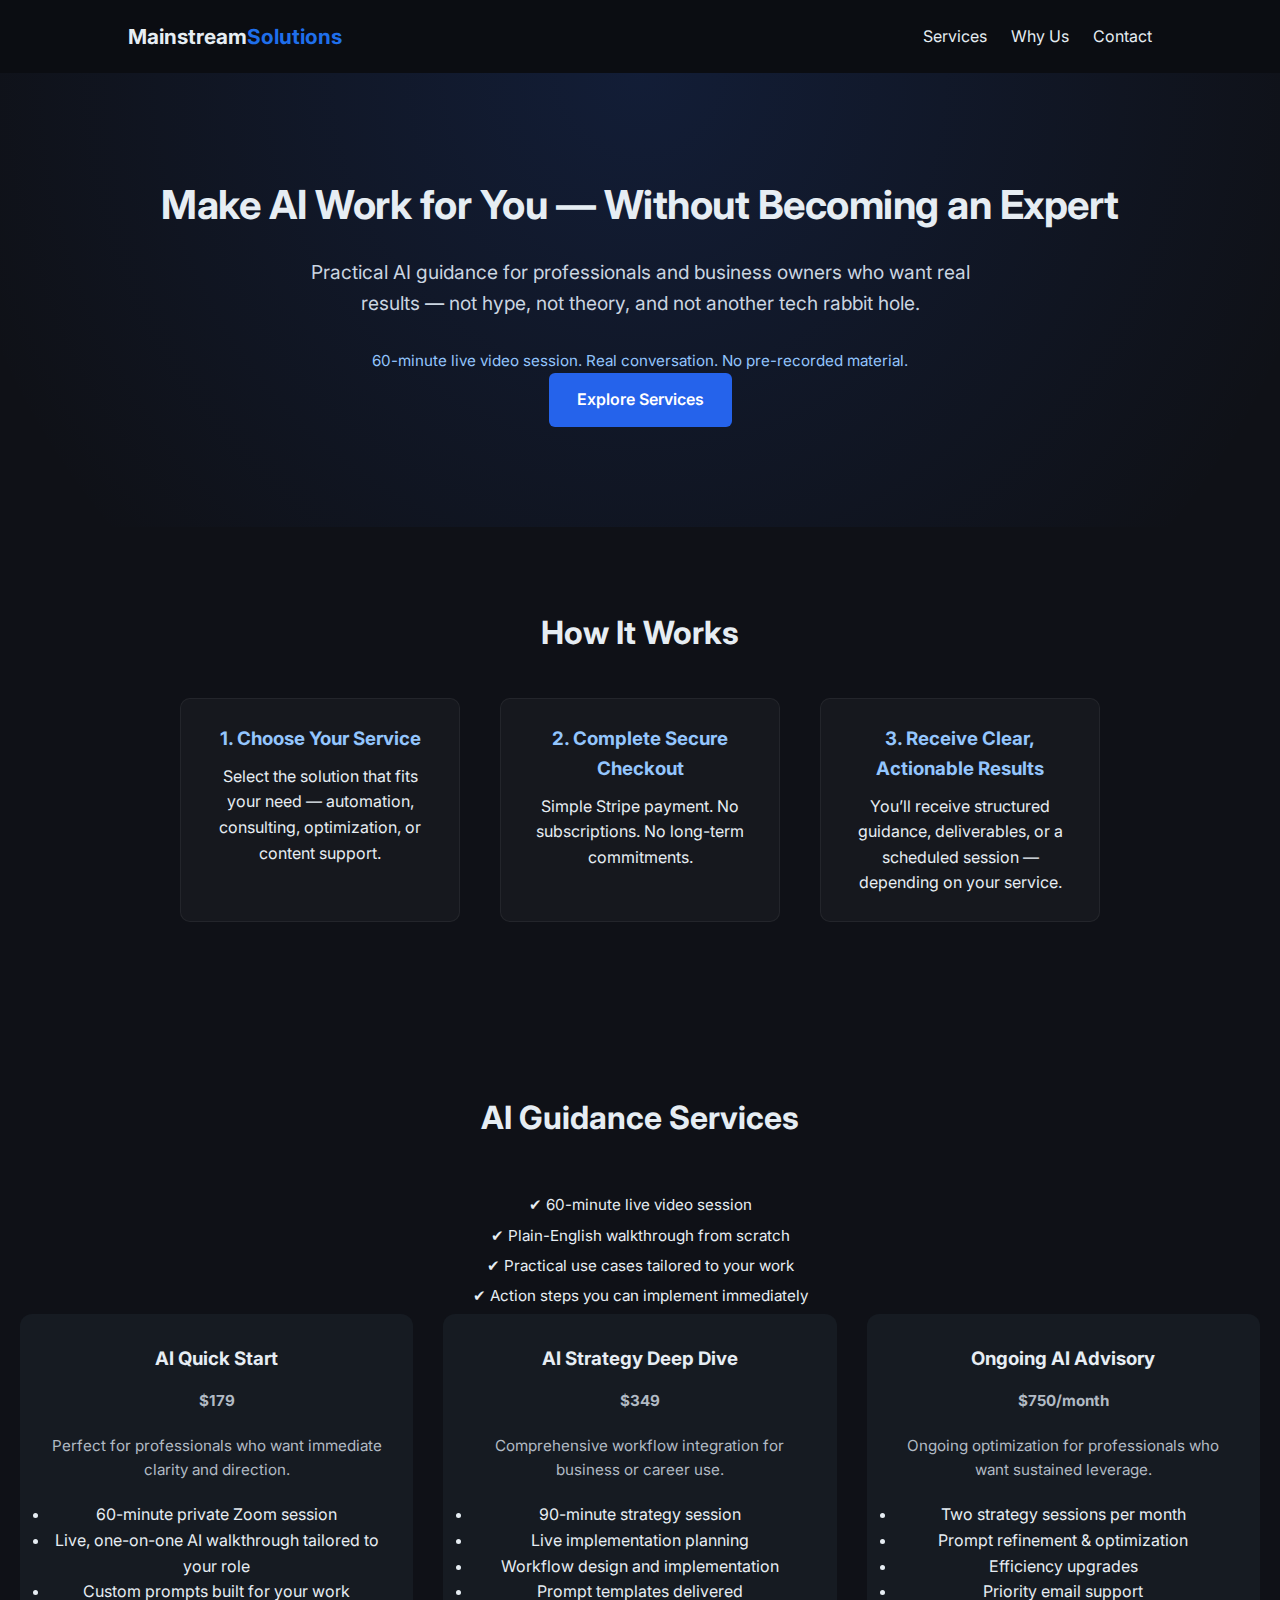
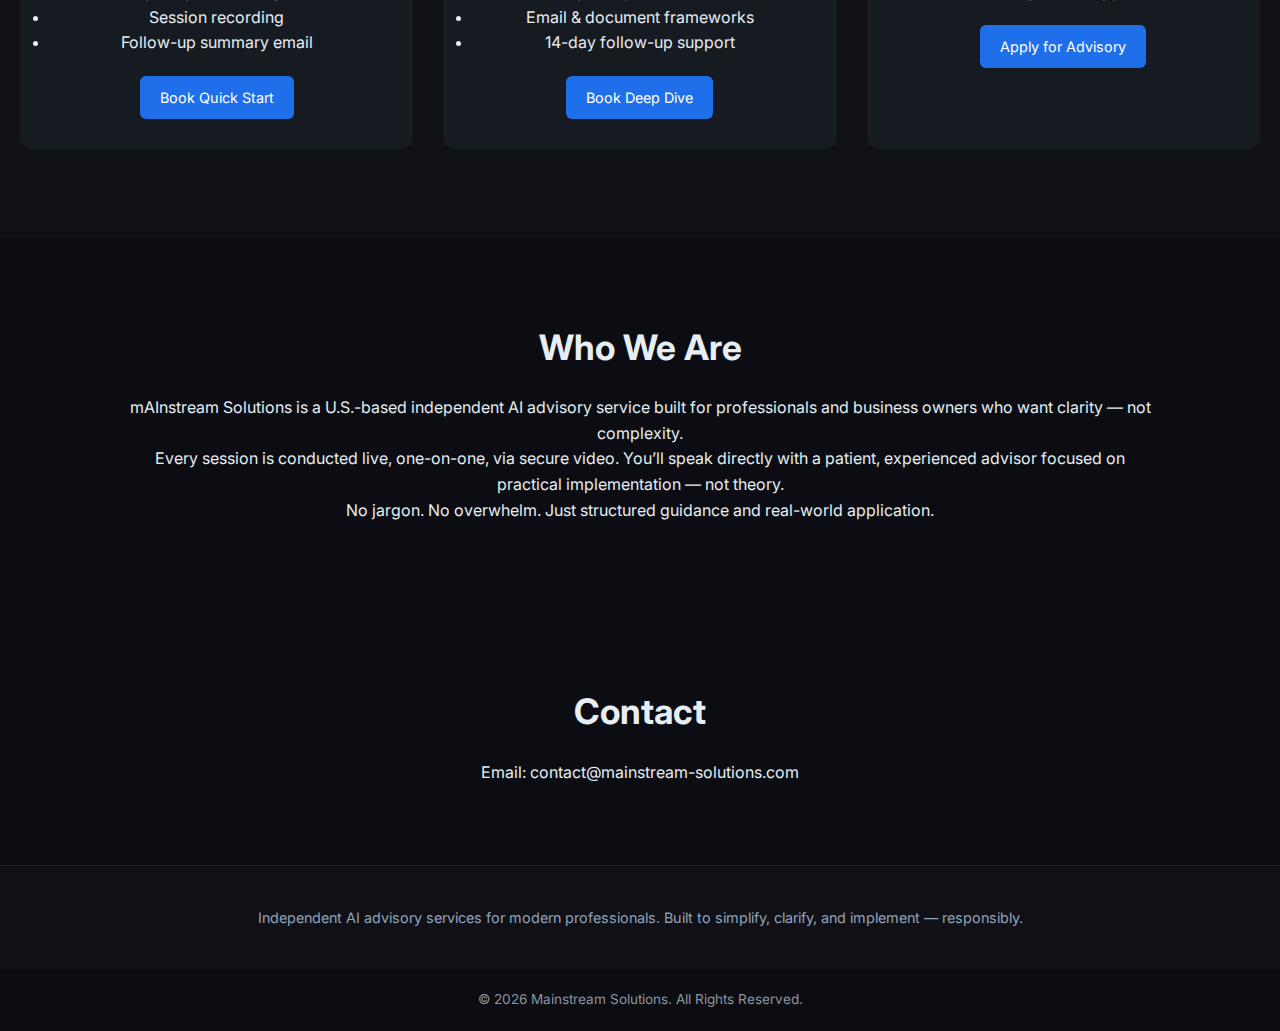
<file: index.html>
<!DOCTYPE html>
<html lang="en">
<head>
<meta charset="UTF-8">
<meta name="viewport" content="width=device-width, initial-scale=1.0">
<title>Mainstream Solutions | Practical AI Guidance</title>
<meta name="description" content="Practical AI guidance for experienced professionals and business owners. Personalized setup, workflow strategy, and ongoing AI advisory services.">
<link rel="stylesheet" href="styles.css">
<link rel="preconnect" href="https://fonts.googleapis.com">
<link href="https://fonts.googleapis.com/css2?family=Inter:wght@300;400;600;700&display=swap" rel="stylesheet">
</head>

<body>

<header>
  <div class="logo">Mainstream<span>Solutions</span></div>
  <nav>
    <a href="#services">Services</a>
    <a href="#about">Why Us</a>
    <a href="#contact">Contact</a>
  </nav>
</header>

<section class="hero">
  <h1>Make AI Work for You — Without Becoming an Expert</h1>
  <p class="subhead">
    Practical AI guidance for professionals and business owners who want real results —
    not hype, not theory, and not another tech rabbit hole.
  </p>
  <p class="live-note">
  60-minute live video session. Real conversation. No pre-recorded material.
</p>
  <a href="#services" class="primary-btn">Explore Services</a>
</section>

<section class="how-it-works">
  <h2>How It Works</h2>

  <div class="steps">
    <div class="step">
      <h3>1. Choose Your Service</h3>
      <p>Select the solution that fits your need — automation, consulting, optimization, or content support.</p>
    </div>

    <div class="step">
      <h3>2. Complete Secure Checkout</h3>
      <p>Simple Stripe payment. No subscriptions. No long-term commitments.</p>
    </div>

    <div class="step">
      <h3>3. Receive Clear, Actionable Results</h3>
      <p>You’ll receive structured guidance, deliverables, or a scheduled session — depending on your service.</p>
    </div>
  </div>
</section>

<section id="services" class="services">
  <h2>AI Guidance Services</h2>
<ul class="service-details">
  <li>✔ 60-minute live video session</li>
  <li>✔ Plain-English walkthrough from scratch</li>
  <li>✔ Practical use cases tailored to your work</li>
  <li>✔ Action steps you can implement immediately</li>
</ul>
  
  <div class="service-grid">
  

    <div class="service-card">
      <h3>AI Quick Start</h3>
      <p><strong>$179</strong></p>
      <p>Perfect for professionals who want immediate clarity and direction.</p>
      <ul>
        <li>60-minute private Zoom session</li>
        <li>Live, one-on-one AI walkthrough tailored to your role</li>
        <li>Custom prompts built for your work</li>
        <li>Session recording</li>
        <li>Follow-up summary email</li>
      </ul>
      <a href="https://buy.stripe.com/4gM14m5av4SN8LLdrr8k802" class="btn-secondary">Book Quick Start</a>
    </div>

    <div class="service-card">
      <h3>AI Strategy Deep Dive</h3>
      <p><strong>$349</strong></p>
      <p>Comprehensive workflow integration for business or career use.</p>
      <ul>
        <li>90-minute strategy session</li>
        <li>Live implementation planning</li>
        <li>Workflow design and implementation</li>
        <li>Prompt templates delivered</li>
        <li>Email & document frameworks</li>
        <li>14-day follow-up support</li>
      </ul>
      <a href="https://buy.stripe.com/aFa9ASgTdclf4vvdrr8k803" class="btn-secondary">Book Deep Dive</a>
    </div>

    <div class="service-card">
      <h3>Ongoing AI Advisory</h3>
      <p><strong>$750/month</strong></p>
      <p>Ongoing optimization for professionals who want sustained leverage.</p>
      <ul>
        <li>Two strategy sessions per month</li>
        <li>Prompt refinement & optimization</li>
        <li>Efficiency upgrades</li>
        <li>Priority email support</li>
      </ul>
      <a href="https://buy.stripe.com/8x2aEWauPad7e655YZ8k804" class="btn-secondary">Apply for Advisory</a>
    </div>

  </div>
</section>

<section id="about" class="about">
  <h2>Who We Are</h2>
  <p>
    mAInstream Solutions is a U.S.-based independent AI advisory service built for professionals and business owners who want clarity — not complexity.
  </p>
  <p>
    Every session is conducted live, one-on-one, via secure video. You’ll speak directly with a patient, experienced advisor focused on practical implementation — not theory.
  </p>
  <p>
    No jargon. No overwhelm. Just structured guidance and real-world application.
  </p>
</section>
<section id="contact" class="contact">
  <h2>Contact</h2>
  <p>Email: contact@mainstream-solutions.com</p>
</section>

<section class="credibility">
  <p>
    Independent AI advisory services for modern professionals. 
    Built to simplify, clarify, and implement — responsibly.
  </p>
</section>

<footer>
  <p>© 2026 Mainstream Solutions. All Rights Reserved.</p>
</footer>

</body>
</html>
</file>
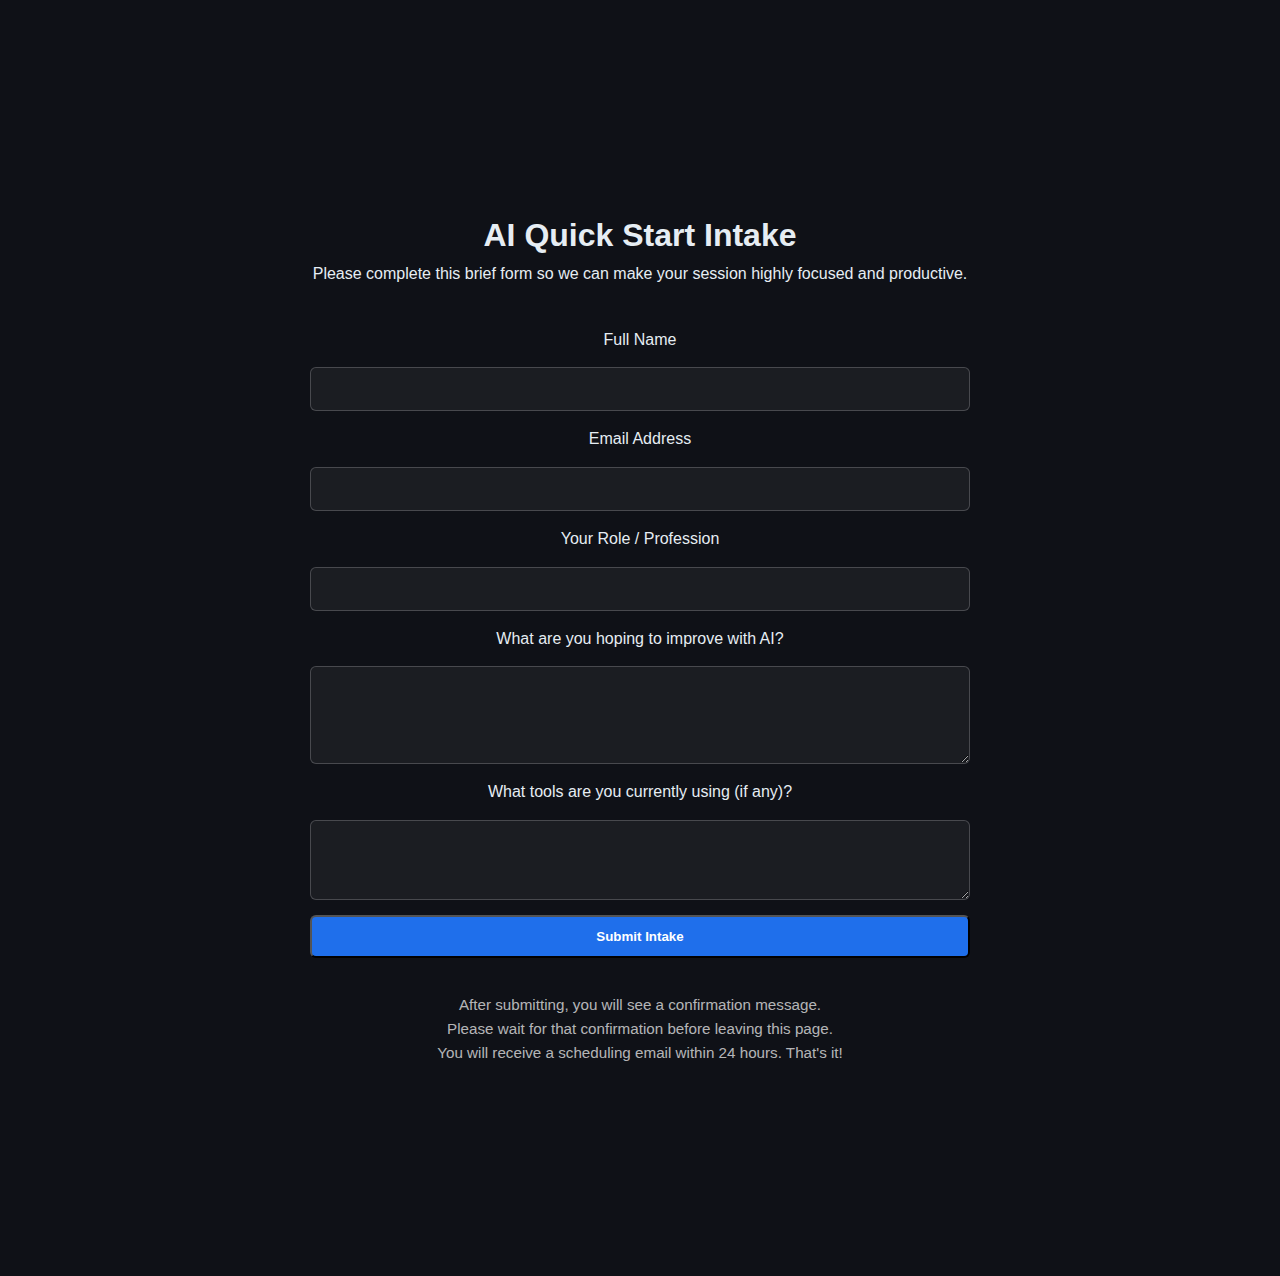
<file: intake.html>
<!DOCTYPE html>
<html lang="en">
<head>
  <meta charset="UTF-8">
  <title>Session Intake | mAInstream Solutions</title>
  <link rel="stylesheet" href="styles.css">
</head>
<body>

<section class="intake">
  <h1>AI Quick Start Intake</h1>
  <p>Please complete this brief form so we can make your session highly focused and productive.</p>

  <form action="https://formspree.io/f/xwvnwaye" method="POST">
    
    <input type="hidden" name="_next" value="https://mainstream-solutions.com/thank-you.html">

    <label>Full Name</label>
    <input type="text" name="name" required>

    <label>Email Address</label>
    <input type="email" name="email" required>

    <label>Your Role / Profession</label>
    <input type="text" name="role">

    <label>What are you hoping to improve with AI?</label>
    <textarea name="goals" rows="4"></textarea>

    <label>What tools are you currently using (if any)?</label>
    <textarea name="tools" rows="3"></textarea>

    <button type="submit" class="btn-primary">Submit Intake</button>

    <div class="post-submit-note">
  <p>
    After submitting, you will see a confirmation message.
  </p>

 </p>
Please wait for that confirmation before leaving this page.
 </p>      
  <p>
    You will receive a scheduling email within 24 hours. That's it!
  </p>
</div>

  </form>
</section>
  
</body>
</html>
</file>
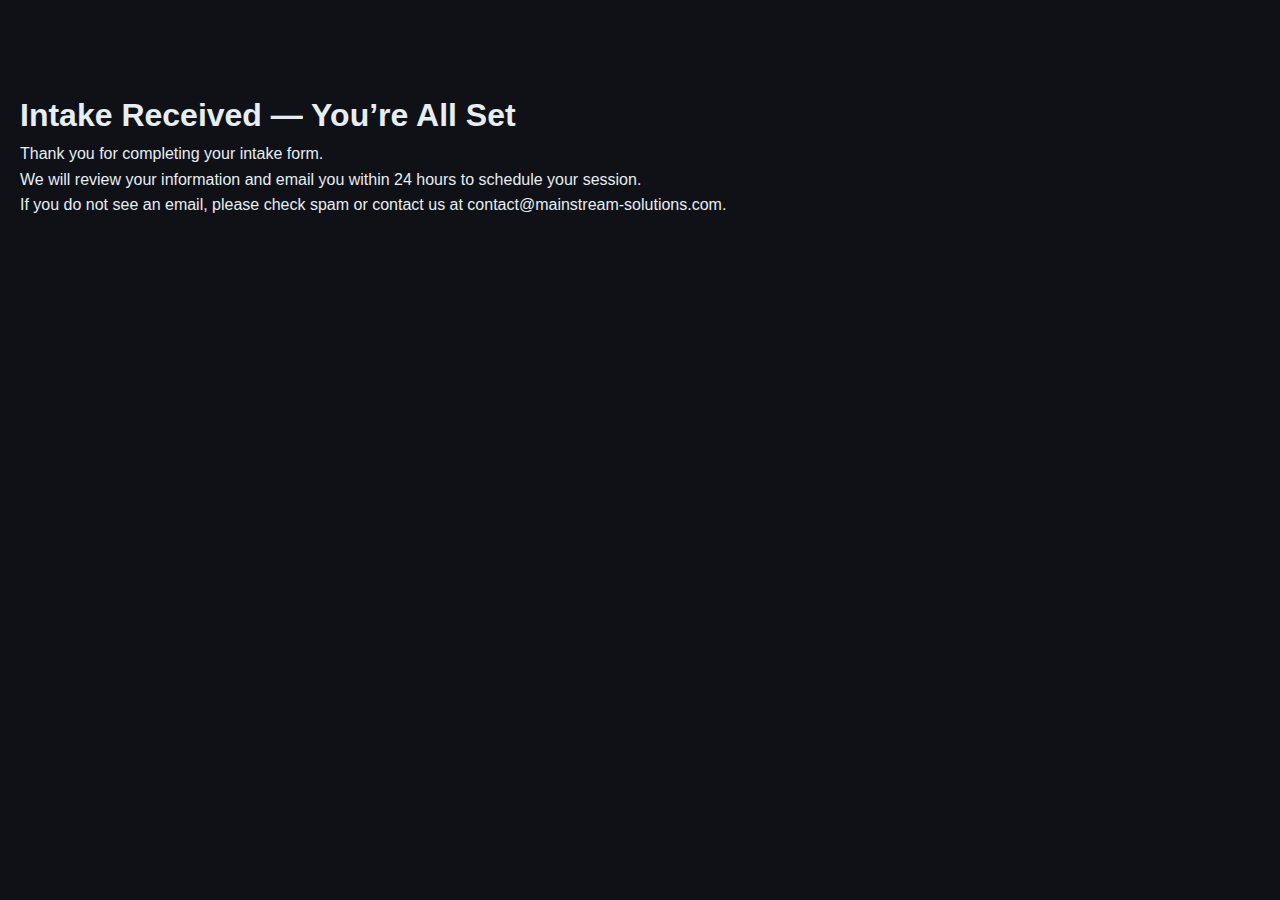
<file: thank-you.html>
<!DOCTYPE html>
<html lang="en">
<head>
  <meta charset="UTF-8">
  <title>Thank You | mAInstream Solutions</title>
  <link rel="stylesheet" href="styles.css">
</head>
<body>

<section class="thank-you">
  <h1>Intake Received — You’re All Set</h1>
  <p>Thank you for completing your intake form.</p>
  <p>We will review your information and email you within 24 hours to schedule your session.</p>
  <p>If you do not see an email, please check spam or contact us at contact@mainstream-solutions.com.</p>
</section>

</body>
</html>
</file>
<file: styles.css>
* {
  margin: 0;
  padding: 0;
  box-sizing: border-box;
}

body {
  font-family: 'Inter', sans-serif;
  background-color: #0f1117;
  color: #e6edf3;
  line-height: 1.6;
}

header {
  display: flex;
  justify-content: space-between;
  align-items: center;
  padding: 20px 10%;
  background-color: #0b0d12;
  position: sticky;
  top: 0;
}

.logo {
  font-weight: 700;
  font-size: 1.3rem;
}

.logo span {
  color: #1f6feb;
}

nav a {
  margin-left: 20px;
  text-decoration: none;
  color: #e6edf3;
  font-weight: 400;
}

nav a:hover {
  color: #1f6feb;
}

.hero {
  padding: 120px 20px 100px 20px;
  text-align: center;
  background: radial-gradient(circle at top, rgba(37,99,235,0.15), transparent 90%);
}

.hero h1 {
  font-size: 3rem;
  font-weight: 700;
  margin-bottom: 20px;
  letter-spacing: -0.5px;
}

.subhead {
  font-size: 1.25rem;
  max-width: 720px;
  margin: 0 auto 35px auto;
  color: #cbd5e1;
  line-height: 1.6;
}

.services {
  text-align: center;
}
.service-details {
  list-style: none;
  padding: 0;
  margin-top: 15px;
  font-size: 0.95rem;
  line-height: 1.6;
}

.service-details li {
  margin-bottom: 6px;
}
.live-note {
  margin-top: 15px;
  font-size: 0.95rem;
  color: #93c5fd;
}
.btn-primary {
  background-color: #1f6feb;
  color: white;
  padding: 12px 28px;
  border-radius: 6px;
  text-decoration: none;
  font-weight: 600;
}

.btn-primary:hover {
  background-color: #155ac4;
}

.service-card .btn-secondary {
  margin-top: 20px;
  display: inline-block;
}
.service {
  background: rgba(255,255,255,0.03);
  border: 1px solid rgba(255,255,255,0.08);
  border-radius: 12px;
  padding: 30px;
  transition: 0.2s ease;
}

.service:hover {
  border: 1px solid rgba(147,197,253,0.5);
  transform: translateY(-4px);
}

.services h2 {
  margin-bottom: 50px;
  font-size: 2rem;
}

.service-grid {
  display: grid;
  grid-template-columns: repeat(auto-fit, minmax(250px, 1fr));
  gap: 30px;
}

.service-card {
  background-color: #161b22;
  padding: 30px;
  border-radius: 12px;
  transition: transform 0.3s ease;
}

.service-card:hover {
  transform: translateY(-6px);
}

.service-card h3 {
  margin-bottom: 15px;
}

.service-card p {
  margin-bottom: 20px;
  font-size: 0.95rem;
  color: #b1bac4;
}

.btn-secondary {
  background-color: #1f6feb;
  color: white;
  padding: 10px 20px;
  border-radius: 6px;
  text-decoration: none;
  font-size: 0.9rem;
}

.btn-secondary:hover {
  background-color: #155ac4;
}

.about, .contact {
  padding: 80px 10%;
  text-align: center;
  background-color: #0b0d12;
}

footer {
  text-align: center;
  padding: 20px;
  font-size: 0.85rem;
  background-color: #0b0d12;
  color: #8b949e;
}

@media (max-width: 768px) {
  .hero h1 {
    font-size: 2rem;
  }
}
.hero {
  padding: 100px 20px;
  text-align: center;
}

.hero h1 {
  font-size: 2.5rem;
  margin-bottom: 20px;
}

.subhead {
  font-size: 1.2rem;
  max-width: 700px;
  margin: 0 auto 30px auto;
  color: #cbd5e1;
}

.primary-btn {
  display: inline-block;
  padding: 14px 28px;
  background: #2563eb;
  color: white;
  text-decoration: none;
  border-radius: 6px;
  font-weight: 600;
  transition: 0.2s ease;
}

.primary-btn:hover {
  background: #1d4ed8;
}

.how-it-works {
  padding: 80px 20px;
  text-align: center;
}
.how-it-works h2 {
  font-size: 2rem;
  margin-bottom: 10px;
}
.steps {
  display: flex;
  flex-wrap: wrap;
  justify-content: center;
  gap: 40px;
  margin-top: 40px;
}

.step {
  max-width: 280px;
  padding: 25px;
  border-radius: 10px;
  background: rgba(255,255,255,0.03);
  border: 1px solid rgba(255,255,255,0.06);
  text-align: center;
  transition: 0.2s ease;
}

.step:hover {
  border: 1px solid rgba(147,197,253,0.4);
  transform: translateY(-3px);
}

.testimonial {
  max-width: 800px;
  margin: 80px auto;
  padding: 40px;
  background: rgba(255,255,255,0.03);
  border: 1px solid rgba(255,255,255,0.08);
  border-radius: 12px;
  text-align: center;
  font-style: italic;
}

.testimonial-author {
  margin-top: 20px;
  font-style: normal;
  color: #93c5fd;
  font-weight: 500;
}

.step h3 {
  margin-bottom: 10px;
  color: #93c5fd;
}

.credibility {
  padding: 40px 20px;
  text-align: center;
  font-size: 0.9rem;
  color: #94a3b8;
  border-top: 1px solid rgba(255,255,255,0.05);
}

.intake {
  max-width: 700px;
  margin: 120px auto;
  text-align: center;
}
.post-submit-note {
  margin-top: 20px;
  text-align: center;
  font-size: 0.95rem;
  color: rgba(255,255,255,0.7);
  max-width: 500px;
  margin-left: auto;
  margin-right: auto;
}

form {
  margin-top: 40px;
  display: flex;
  flex-direction: column;
  gap: 15px;
}

input, textarea {
  padding: 12px;
  border-radius: 6px;
  border: 1px solid rgba(255,255,255,0.2);
  background: rgba(255,255,255,0.05);
  color: white;
  font-family: inherit;
  font-size: 1rem;
  -webkit-appearance: none;
  appearance: none;
}

input:focus, textarea:focus {
  outline: none;
  border-color: #3b82f6;
}

section {
  padding: 90px 20px;
}

section h2 {
  font-size: 2.2rem;
  margin-bottom: 20px;
}
</file>
